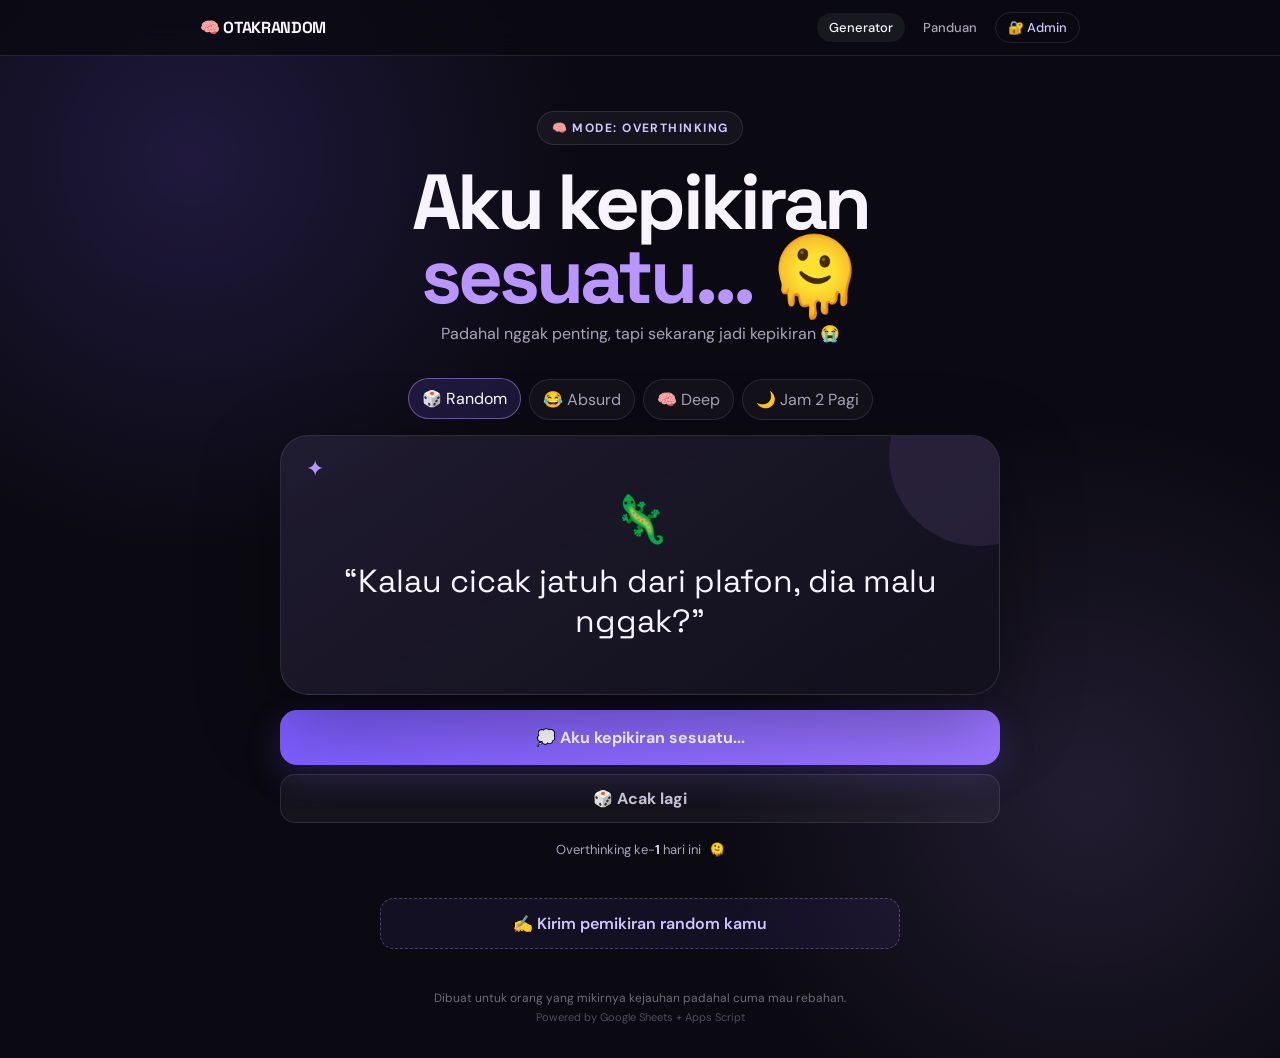
<file: index.html>
<!DOCTYPE html>
<html lang="id">
<head>
  <meta charset="UTF-8">
  <meta name="viewport" content="width=device-width, initial-scale=1.0">
  <title>Overthinking Generator 🫠</title>
  <meta name="description" content="Tempat lahirnya pikiran random. Nggak penting, tapi kepikiran.">
  <link rel="icon" type="image/svg+xml" href="favicon.svg">
  <link rel="icon" type="image/png" sizes="32x32" href="favicon-32.png">
  <link rel="icon" type="image/png" sizes="192x192" href="favicon-192.png">
  <link rel="shortcut icon" href="favicon.ico">
  <link rel="apple-touch-icon" href="favicon-192.png">
  <link rel="preconnect" href="https://fonts.googleapis.com">
  <link rel="preconnect" href="https://fonts.gstatic.com" crossorigin>
  <link href="https://fonts.googleapis.com/css2?family=DM+Sans:wght@400;500;700&family=Space+Grotesk:wght@500;700&display=swap" rel="stylesheet">
  <link rel="stylesheet" href="style.css">
</head>
<body>
  <!-- Header / Nav -->
  <header class="site-header">
    <div class="header-inner">
      <a href="index.html" class="logo">🧠 OTAKRANDOM</a>
      <nav class="nav-links">
        <a href="index.html" class="nav-link active">Generator</a>
        <a href="panduan.html" class="nav-link">Panduan</a>
        <button class="nav-link admin-btn" id="adminBtn">🔐 Admin</button>
      </nav>
    </div>
  </header>

  <main class="app" id="mainApp">
    <section class="hero">
      <div class="badge">🧠 MODE: OVERTHINKING</div>
      <h1>Aku kepikiran<br><span>sesuatu...</span> 🫠</h1>
      <p>Padahal nggak penting, tapi sekarang jadi kepikiran 😭</p>
    </section>

    <section class="generator">
      <div class="category-row">
        <button class="category active" data-category="random">🎲 Random</button>
        <button class="category" data-category="absurd">😂 Absurd</button>
        <button class="category" data-category="deep">🧠 Deep</button>
        <button class="category" data-category="night">🌙 Jam 2 Pagi</button>
      </div>

      <div class="thought-card" id="thoughtCard">
        <div class="sparkle">✦</div>
        <div class="emoji" id="thoughtEmoji">💭</div>
        <p id="thought">Otakmu sudah siap mikir terlalu keras...</p>
      </div>

      <button class="main-btn" id="generateBtn">
        <span>💭</span> Aku kepikiran sesuatu...
      </button>

      <button class="again-btn" id="againBtn">🎲 Acak lagi</button>

      <div class="counter">
        <span>Overthinking ke-<b id="count">0</b> hari ini</span>
        <span class="global-stat" id="globalStat" hidden>• Total global: <b id="globalCount">0</b></span>
        <span>🫠</span>
      </div>
    </section>

    <!-- Form Submit -->
    <section class="submit-section" id="submitSection">
      <button class="toggle-submit" id="toggleSubmit">
        ✍️ Kirim pemikiran random kamu
      </button>

      <form class="submit-form" id="submitForm" hidden>
        <h3>Kirim pemikiranmu 🫠</h3>
        <p class="form-desc">Nanti di-review dulu biar nggak spam. Kalau lolos, bakal muncul di generator.</p>

        <div class="form-group">
          <label for="submitCategory">Kategori</label>
          <select id="submitCategory" required>
            <option value="random">🎲 Random</option>
            <option value="absurd">😂 Absurd</option>
            <option value="deep">🧠 Deep</option>
            <option value="night">🌙 Jam 2 Pagi</option>
          </select>
        </div>

        <div class="form-group">
          <label for="submitEmoji">Emoji (opsional)</label>
          <input type="text" id="submitEmoji" placeholder="💭" maxlength="4">
        </div>

        <div class="form-group">
          <label for="submitText">Pemikiranmu</label>
          <textarea id="submitText" rows="3" placeholder="Contoh: Kenapa kita bilang 'sebentar' tapi bisa 2 jam?" required maxlength="280"></textarea>
          <div class="char-count"><span id="charCount">0</span>/280</div>
        </div>

        <button type="submit" class="submit-btn" id="submitBtn">
          Kirim 🚀
        </button>
        <p class="form-status" id="formStatus"></p>
      </form>
    </section>

    <footer>
      Dibuat untuk orang yang mikirnya kejauhan padahal cuma mau rebahan.<br>
      <span class="powered">Powered by Google Sheets + Apps Script</span>
    </footer>
  </main>

  <!-- ========== ADMIN PANEL ========== -->
  <div id="adminPanel" class="admin-panel" hidden>
    <div class="admin-overlay"></div>
    <div class="admin-modal">
      <!-- Login -->
      <div id="adminLoginView">
        <h2>🔐 Admin Login</h2>
        <p class="form-desc">Masukkan password untuk mengelola database.</p>
        <div class="form-group">
          <input type="password" id="adminPassword" placeholder="Password admin" autocomplete="current-password">
        </div>
        <button class="submit-btn" id="adminLoginBtn">Masuk</button>
        <p class="form-status" id="adminLoginStatus"></p>
        <button class="text-btn" id="adminCloseLogin">← Kembali</button>
      </div>

      <!-- Dashboard -->
      <div id="adminDashView" hidden>
        <div class="admin-header">
          <h2>🛠️ Admin Panel</h2>
          <button class="text-btn" id="adminLogout">Logout</button>
        </div>

        <div class="admin-stats" id="adminStatsBox">
          <div class="stat-card"><span class="stat-num" id="statThoughts">–</span><span class="stat-label">Thoughts</span></div>
          <div class="stat-card"><span class="stat-num" id="statPending">–</span><span class="stat-label">Pending</span></div>
          <div class="stat-card"><span class="stat-num" id="statGenerates">–</span><span class="stat-label">Generates</span></div>
        </div>

        <div class="admin-tabs">
          <button class="admin-tab active" data-tab="thoughts">📝 Thoughts</button>
          <button class="admin-tab" data-tab="submissions">📥 Submissions</button>
          <button class="admin-tab" data-tab="add">➕ Tambah</button>
        </div>

        <!-- Thoughts list -->
        <div class="admin-tab-content" id="tab-thoughts">
          <div class="admin-toolbar">
            <input type="text" id="filterThoughts" placeholder="Cari teks / kategori...">
            <select id="filterStatus">
              <option value="">Semua status</option>
              <option value="Approved">Approved</option>
              <option value="Draft">Draft</option>
              <option value="Hidden">Hidden</option>
            </select>
            <button class="small-btn" id="refreshThoughts">🔄 Refresh</button>
          </div>
          <div class="admin-table-wrap">
            <table class="admin-table" id="thoughtsTable">
              <thead>
                <tr>
                  <th>ID</th>
                  <th>Cat</th>
                  <th>Emoji</th>
                  <th>Teks</th>
                  <th>Status</th>
                  <th>Aksi</th>
                </tr>
              </thead>
              <tbody></tbody>
            </table>
          </div>
        </div>

        <!-- Submissions list -->
        <div class="admin-tab-content" id="tab-submissions" hidden>
          <div class="admin-toolbar">
            <button class="small-btn" id="refreshSubs">🔄 Refresh</button>
          </div>
          <div class="admin-table-wrap">
            <table class="admin-table" id="subsTable">
              <thead>
                <tr>
                  <th>ID</th>
                  <th>Waktu</th>
                  <th>Cat</th>
                  <th>Emoji</th>
                  <th>Teks</th>
                  <th>Status</th>
                  <th>Aksi</th>
                </tr>
              </thead>
              <tbody></tbody>
            </table>
          </div>
        </div>

        <!-- Add new thought -->
        <div class="admin-tab-content" id="tab-add" hidden>
          <form id="addThoughtForm" class="admin-form">
            <div class="form-group">
              <label>Kategori</label>
              <select id="addCategory" required>
                <option value="random">🎲 Random</option>
                <option value="absurd">😂 Absurd</option>
                <option value="deep">🧠 Deep</option>
                <option value="night">🌙 Jam 2 Pagi</option>
              </select>
            </div>
            <div class="form-group">
              <label>Emoji</label>
              <input type="text" id="addEmoji" placeholder="💭" maxlength="4">
            </div>
            <div class="form-group">
              <label>Teks pemikiran</label>
              <textarea id="addText" rows="3" required maxlength="280"></textarea>
            </div>
            <div class="form-group">
              <label>Status</label>
              <select id="addStatus">
                <option value="Approved">Approved (langsung muncul)</option>
                <option value="Draft">Draft</option>
                <option value="Hidden">Hidden</option>
              </select>
            </div>
            <button type="submit" class="submit-btn">Simpan Thought</button>
            <p class="form-status" id="addStatusMsg"></p>
          </form>
        </div>
      </div>
    </div>
  </div>

  <!-- Edit modal -->
  <div id="editModal" class="edit-modal" hidden>
    <div class="edit-box">
      <h3>Edit Thought</h3>
      <input type="hidden" id="editRow">
      <div class="form-group">
        <label>Kategori</label>
        <select id="editCategory">
          <option value="random">random</option>
          <option value="absurd">absurd</option>
          <option value="deep">deep</option>
          <option value="night">night</option>
        </select>
      </div>
      <div class="form-group">
        <label>Emoji</label>
        <input type="text" id="editEmoji" maxlength="4">
      </div>
      <div class="form-group">
        <label>Teks</label>
        <textarea id="editText" rows="3" maxlength="280"></textarea>
      </div>
      <div class="form-group">
        <label>Status</label>
        <select id="editStatus">
          <option value="Approved">Approved</option>
          <option value="Draft">Draft</option>
          <option value="Hidden">Hidden</option>
        </select>
      </div>
      <div class="edit-actions">
        <button class="submit-btn" id="saveEditBtn">Simpan</button>
        <button class="text-btn" id="cancelEditBtn">Batal</button>
      </div>
      <p class="form-status" id="editStatusMsg"></p>
    </div>
  </div>

  <script src="script.js"></script>
</body>
</html>
</file>
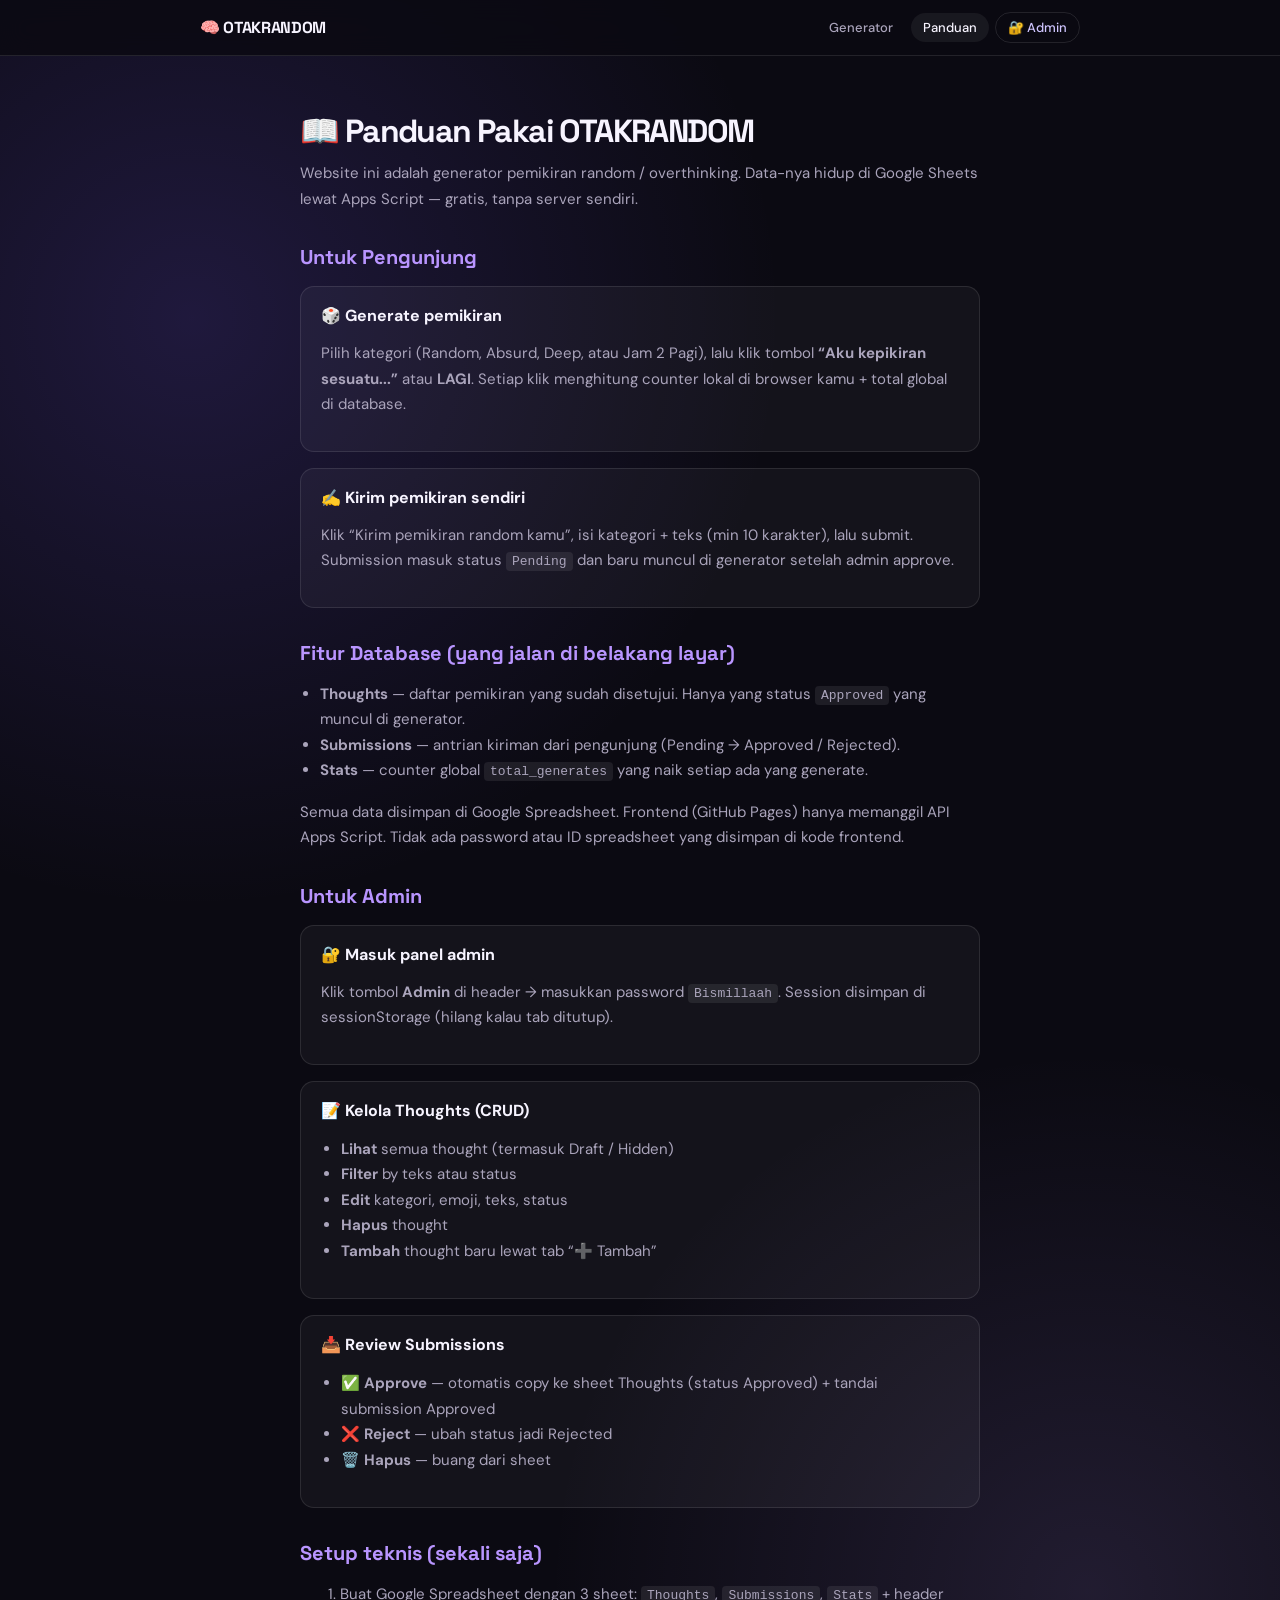
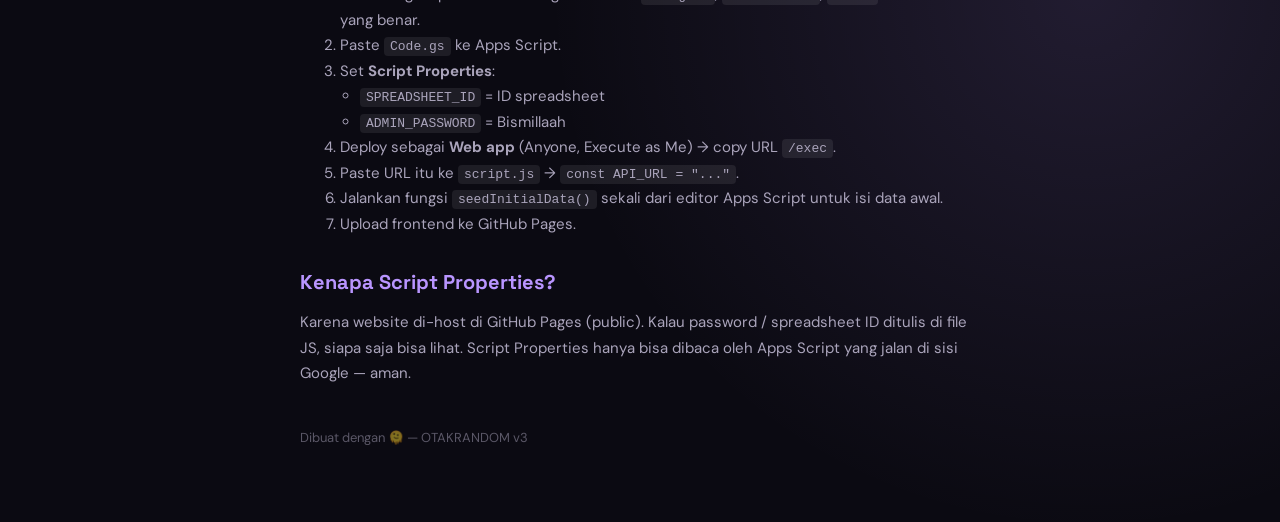
<file: panduan.html>
<!DOCTYPE html>
<html lang="id">
<head>
  <meta charset="UTF-8">
  <meta name="viewport" content="width=device-width, initial-scale=1.0">
  <title>Panduan – OTAKRANDOM</title>
  <link rel="icon" type="image/svg+xml" href="favicon.svg">
  <link rel="icon" type="image/png" sizes="32x32" href="favicon-32.png">
  <link rel="shortcut icon" href="favicon.ico">
  <link rel="preconnect" href="https://fonts.googleapis.com">
  <link rel="preconnect" href="https://fonts.gstatic.com" crossorigin>
  <link href="https://fonts.googleapis.com/css2?family=DM+Sans:wght@400;500;700&family=Space+Grotesk:wght@500;700&display=swap" rel="stylesheet">
  <link rel="stylesheet" href="style.css">
</head>
<body>
  <header class="site-header">
    <div class="header-inner">
      <a href="index.html" class="logo">🧠 OTAKRANDOM</a>
      <nav class="nav-links">
        <a href="index.html" class="nav-link">Generator</a>
        <a href="panduan.html" class="nav-link active">Panduan</a>
        <button class="nav-link admin-btn" onclick="location.href='index.html#admin'">🔐 Admin</button>
      </nav>
    </div>
  </header>

  <div class="guide-page">
    <h1>📖 Panduan Pakai OTAKRANDOM</h1>
    <p>Website ini adalah generator pemikiran random / overthinking. Data-nya hidup di Google Sheets lewat Apps Script — gratis, tanpa server sendiri.</p>

    <h2>Untuk Pengunjung</h2>
    <div class="guide-card">
      <h3>🎲 Generate pemikiran</h3>
      <p>Pilih kategori (Random, Absurd, Deep, atau Jam 2 Pagi), lalu klik tombol <strong>“Aku kepikiran sesuatu...”</strong> atau <strong>LAGI</strong>. Setiap klik menghitung counter lokal di browser kamu + total global di database.</p>
    </div>
    <div class="guide-card">
      <h3>✍️ Kirim pemikiran sendiri</h3>
      <p>Klik “Kirim pemikiran random kamu”, isi kategori + teks (min 10 karakter), lalu submit. Submission masuk status <code>Pending</code> dan baru muncul di generator setelah admin approve.</p>
    </div>

    <h2>Fitur Database (yang jalan di belakang layar)</h2>
    <ul>
      <li><strong>Thoughts</strong> — daftar pemikiran yang sudah disetujui. Hanya yang status <code>Approved</code> yang muncul di generator.</li>
      <li><strong>Submissions</strong> — antrian kiriman dari pengunjung (Pending → Approved / Rejected).</li>
      <li><strong>Stats</strong> — counter global <code>total_generates</code> yang naik setiap ada yang generate.</li>
    </ul>
    <p>Semua data disimpan di Google Spreadsheet. Frontend (GitHub Pages) hanya memanggil API Apps Script. Tidak ada password atau ID spreadsheet yang disimpan di kode frontend.</p>

    <h2>Untuk Admin</h2>
    <div class="guide-card">
      <h3>🔐 Masuk panel admin</h3>
      <p>Klik tombol <strong>Admin</strong> di header → masukkan password <code>Bismillaah</code>. Session disimpan di sessionStorage (hilang kalau tab ditutup).</p>
    </div>
    <div class="guide-card">
      <h3>📝 Kelola Thoughts (CRUD)</h3>
      <ul>
        <li><strong>Lihat</strong> semua thought (termasuk Draft / Hidden)</li>
        <li><strong>Filter</strong> by teks atau status</li>
        <li><strong>Edit</strong> kategori, emoji, teks, status</li>
        <li><strong>Hapus</strong> thought</li>
        <li><strong>Tambah</strong> thought baru lewat tab “➕ Tambah”</li>
      </ul>
    </div>
    <div class="guide-card">
      <h3>📥 Review Submissions</h3>
      <ul>
        <li><strong>✅ Approve</strong> — otomatis copy ke sheet Thoughts (status Approved) + tandai submission Approved</li>
        <li><strong>❌ Reject</strong> — ubah status jadi Rejected</li>
        <li><strong>🗑️ Hapus</strong> — buang dari sheet</li>
      </ul>
    </div>

    <h2>Setup teknis (sekali saja)</h2>
    <ol>
      <li>Buat Google Spreadsheet dengan 3 sheet: <code>Thoughts</code>, <code>Submissions</code>, <code>Stats</code> + header yang benar.</li>
      <li>Paste <code>Code.gs</code> ke Apps Script.</li>
      <li>Set <strong>Script Properties</strong>:
        <ul>
          <li><code>SPREADSHEET_ID</code> = ID spreadsheet</li>
          <li><code>ADMIN_PASSWORD</code> = Bismillaah</li>
        </ul>
      </li>
      <li>Deploy sebagai <strong>Web app</strong> (Anyone, Execute as Me) → copy URL <code>/exec</code>.</li>
      <li>Paste URL itu ke <code>script.js</code> → <code>const API_URL = "..."</code>.</li>
      <li>Jalankan fungsi <code>seedInitialData()</code> sekali dari editor Apps Script untuk isi data awal.</li>
      <li>Upload frontend ke GitHub Pages.</li>
    </ol>

    <h2>Kenapa Script Properties?</h2>
    <p>Karena website di-host di GitHub Pages (public). Kalau password / spreadsheet ID ditulis di file JS, siapa saja bisa lihat. Script Properties hanya bisa dibaca oleh Apps Script yang jalan di sisi Google — aman.</p>

    <p style="margin-top:40px; opacity:.5; font-size:13px;">Dibuat dengan 🫠 — OTAKRANDOM v3</p>
  </div>
</body>
</html>
</file>
<file: style.css>
* {
  box-sizing: border-box;
}

:root {
  --bg: #0b0a12;
  --card: rgba(25, 22, 38, 0.82);
  --text: #f7f4ff;
  --muted: #aaa4bb;
  --accent: #b995ff;
  --accent-2: #7c5cff;
  --border: rgba(255,255,255,.10);
  --success: #4ade80;
  --error: #f87171;
}

body {
  margin: 0;
  min-height: 100vh;
  color: var(--text);
  font-family: "DM Sans", sans-serif;
  background:
    radial-gradient(circle at 15% 15%, rgba(124,92,255,.18), transparent 28%),
    radial-gradient(circle at 85% 75%, rgba(185,149,255,.13), transparent 28%),
    var(--bg);
  display: grid;
  place-items: center;
  overflow-x: hidden;
}

body::before {
  content: "";
  position: fixed;
  inset: 0;
  pointer-events: none;
  opacity: .22;
  background-image: radial-gradient(rgba(255,255,255,.5) .6px, transparent .6px);
  background-size: 22px 22px;
}

.app {
  width: min(920px, 92%);
  padding: 55px 0 30px;
  text-align: center;
}

.hero .badge {
  display: inline-block;
  padding: 8px 14px;
  border: 1px solid var(--border);
  border-radius: 999px;
  color: #cfc5ff;
  background: rgba(255,255,255,.045);
  font-size: 12px;
  font-weight: 700;
  letter-spacing: .12em;
}

h1 {
  margin: 20px 0 10px;
  font-family: "Space Grotesk", sans-serif;
  font-size: clamp(42px, 8vw, 78px);
  line-height: .95;
  letter-spacing: -.05em;
}

h1 span {
  color: var(--accent);
}

.hero p {
  margin: 0 auto;
  max-width: 560px;
  color: var(--muted);
  font-size: 16px;
}

.generator {
  margin: 35px auto 0;
  max-width: 720px;
}

.category-row {
  display: flex;
  gap: 8px;
  justify-content: center;
  flex-wrap: wrap;
  margin-bottom: 15px;
}

.category {
  border: 1px solid var(--border);
  color: var(--muted);
  background: rgba(255,255,255,.035);
  border-radius: 999px;
  padding: 9px 13px;
  cursor: pointer;
  transition: .2s ease;
  font: inherit;
}

.category:hover, .category.active {
  color: white;
  border-color: rgba(185,149,255,.5);
  background: rgba(124,92,255,.16);
  transform: translateY(-1px);
}

.thought-card {
  position: relative;
  min-height: 260px;
  display: grid;
  place-items: center;
  align-content: center;
  gap: 12px;
  padding: 38px 35px;
  border: 1px solid var(--border);
  border-radius: 28px;
  background: linear-gradient(145deg, rgba(33,29,51,.92), rgba(18,16,28,.88));
  box-shadow: 0 25px 80px rgba(0,0,0,.35);
  overflow: hidden;
}

.thought-card::after {
  content: "";
  position: absolute;
  width: 180px;
  height: 180px;
  right: -70px;
  top: -70px;
  border-radius: 50%;
  background: rgba(185,149,255,.10);
}

.sparkle {
  position: absolute;
  top: 18px;
  left: 25px;
  color: var(--accent);
  font-size: 22px;
}

.emoji {
  font-size: 46px;
  position: relative;
  z-index: 1;
}

.thought-card p {
  position: relative;
  z-index: 1;
  margin: 0;
  max-width: 610px;
  font-family: "Space Grotesk", sans-serif;
  font-size: clamp(22px, 4vw, 32px);
  line-height: 1.25;
  transition: opacity .25s ease, transform .25s ease;
}

.thought-card.revealing p {
  opacity: 0;
  transform: translateY(6px);
}

.main-btn, .again-btn {
  width: 100%;
  border: 0;
  cursor: pointer;
  font: inherit;
  font-weight: 700;
  transition: .2s ease;
}

.main-btn {
  margin-top: 15px;
  padding: 17px 20px;
  border-radius: 17px;
  color: white;
  background: linear-gradient(135deg, var(--accent-2), #9b75ff);
  box-shadow: 0 12px 35px rgba(124,92,255,.22);
}

.main-btn:hover {
  transform: translateY(-2px);
  box-shadow: 0 16px 42px rgba(124,92,255,.30);
}

.main-btn:disabled {
  opacity: .6;
  cursor: not-allowed;
  transform: none;
}

.again-btn {
  margin-top: 9px;
  padding: 13px;
  border-radius: 15px;
  color: #c9c1d7;
  background: rgba(255,255,255,.045);
  border: 1px solid var(--border);
}

.again-btn:hover {
  background: rgba(255,255,255,.08);
  color: white;
}

.counter {
  margin-top: 18px;
  display: flex;
  justify-content: center;
  align-items: center;
  gap: 8px;
  color: var(--muted);
  font-size: 13px;
  flex-wrap: wrap;
}

.counter b {
  color: #ded5ef;
}

.global-stat {
  opacity: .85;
}

/* ===== Submit Section ===== */
.submit-section {
  margin: 40px auto 0;
  max-width: 520px;
}

.toggle-submit {
  width: 100%;
  padding: 14px 20px;
  border-radius: 14px;
  border: 1px dashed rgba(185,149,255,.35);
  background: rgba(124,92,255,.08);
  color: #cfc5ff;
  font: inherit;
  font-weight: 600;
  cursor: pointer;
  transition: .2s ease;
}

.toggle-submit:hover {
  background: rgba(124,92,255,.15);
  border-color: rgba(185,149,255,.55);
}

.submit-form {
  margin-top: 16px;
  padding: 28px 24px;
  border: 1px solid var(--border);
  border-radius: 22px;
  background: linear-gradient(145deg, rgba(33,29,51,.92), rgba(18,16,28,.88));
  text-align: left;
}

.submit-form h3 {
  margin: 0 0 6px;
  font-family: "Space Grotesk", sans-serif;
  font-size: 20px;
  text-align: center;
}

.form-desc {
  margin: 0 0 20px;
  color: var(--muted);
  font-size: 13px;
  text-align: center;
  line-height: 1.4;
}

.form-group {
  margin-bottom: 16px;
}

.form-group label {
  display: block;
  margin-bottom: 6px;
  font-size: 13px;
  font-weight: 600;
  color: #cfc5ff;
}

.form-group select,
.form-group input,
.form-group textarea {
  width: 100%;
  padding: 12px 14px;
  border-radius: 12px;
  border: 1px solid var(--border);
  background: rgba(255,255,255,.05);
  color: var(--text);
  font: inherit;
  font-size: 15px;
  outline: none;
  transition: border-color .2s;
}

.form-group select:focus,
.form-group input:focus,
.form-group textarea:focus {
  border-color: rgba(185,149,255,.55);
}

.form-group textarea {
  resize: vertical;
  min-height: 80px;
}

.char-count {
  text-align: right;
  font-size: 12px;
  color: var(--muted);
  margin-top: 4px;
}

.submit-btn {
  width: 100%;
  margin-top: 8px;
  padding: 14px;
  border: 0;
  border-radius: 14px;
  background: linear-gradient(135deg, var(--accent-2), #9b75ff);
  color: white;
  font: inherit;
  font-weight: 700;
  cursor: pointer;
  transition: .2s ease;
}

.submit-btn:hover {
  transform: translateY(-1px);
  box-shadow: 0 10px 28px rgba(124,92,255,.25);
}

.submit-btn:disabled {
  opacity: .55;
  cursor: not-allowed;
  transform: none;
}

.form-status {
  margin: 12px 0 0;
  text-align: center;
  font-size: 13px;
  min-height: 20px;
}

.form-status.success {
  color: var(--success);
}

.form-status.error {
  color: var(--error);
}

footer {
  margin-top: 40px;
  color: #6f6a79;
  font-size: 12px;
  line-height: 1.6;
}

.powered {
  opacity: .7;
  font-size: 11px;
}

.pop {
  animation: pop .38s ease;
}

@keyframes pop {
  0% { transform: scale(.96); opacity: .4; }
  60% { transform: scale(1.02); opacity: 1; }
  100% { transform: scale(1); }
}

@media (max-width: 600px) {
  .app { padding-top: 35px; }
  .thought-card { min-height: 285px; padding: 30px 22px; }
  .hero p { font-size: 14px; }
  .submit-form { padding: 22px 18px; }
}

/* ========== Header ========== */
.site-header {
  position: fixed;
  top: 0;
  left: 0;
  right: 0;
  z-index: 100;
  background: rgba(11, 10, 18, 0.85);
  backdrop-filter: blur(12px);
  border-bottom: 1px solid var(--border);
}
.header-inner {
  max-width: 920px;
  margin: 0 auto;
  padding: 12px 20px;
  display: flex;
  align-items: center;
  justify-content: space-between;
}
.logo {
  font-family: "Space Grotesk", sans-serif;
  font-weight: 700;
  font-size: 16px;
  color: var(--text);
  text-decoration: none;
  letter-spacing: -0.02em;
}
.nav-links {
  display: flex;
  gap: 6px;
  align-items: center;
}
.nav-link {
  border: none;
  background: transparent;
  color: var(--muted);
  font: inherit;
  font-size: 13px;
  font-weight: 500;
  padding: 6px 12px;
  border-radius: 999px;
  cursor: pointer;
  text-decoration: none;
  transition: .2s;
}
.nav-link:hover,
.nav-link.active {
  color: var(--text);
  background: rgba(255,255,255,.06);
}
.admin-btn {
  border: 1px solid var(--border) !important;
  color: #cfc5ff !important;
}
.admin-btn:hover {
  background: rgba(185,149,255,.15) !important;
}

body {
  padding-top: 56px;
}

/* ========== Admin Panel ========== */
.admin-panel {
  position: fixed;
  inset: 0;
  z-index: 200;
  display: flex;
  align-items: center;
  justify-content: center;
  padding: 20px;
}
.admin-panel[hidden] { display: none !important; }
.admin-overlay {
  position: absolute;
  inset: 0;
  background: rgba(0,0,0,.65);
  backdrop-filter: blur(4px);
}
.admin-modal {
  position: relative;
  background: #16141f;
  border: 1px solid var(--border);
  border-radius: 20px;
  width: min(860px, 96vw);
  max-height: 90vh;
  overflow-y: auto;
  padding: 28px 24px;
  box-shadow: 0 24px 80px rgba(0,0,0,.5);
}
.admin-modal h2 {
  margin: 0 0 8px;
  font-family: "Space Grotesk", sans-serif;
  font-size: 22px;
}
.admin-header {
  display: flex;
  justify-content: space-between;
  align-items: center;
  margin-bottom: 18px;
}
.admin-stats {
  display: flex;
  gap: 12px;
  margin-bottom: 20px;
  flex-wrap: wrap;
}
.stat-card {
  flex: 1;
  min-width: 100px;
  background: rgba(255,255,255,.04);
  border: 1px solid var(--border);
  border-radius: 14px;
  padding: 14px;
  text-align: center;
}
.stat-num {
  display: block;
  font-family: "Space Grotesk", sans-serif;
  font-size: 28px;
  font-weight: 700;
  color: var(--accent);
}
.stat-label {
  font-size: 12px;
  color: var(--muted);
}
.admin-tabs {
  display: flex;
  gap: 6px;
  margin-bottom: 16px;
  flex-wrap: wrap;
}
.admin-tab {
  border: 1px solid var(--border);
  background: rgba(255,255,255,.03);
  color: var(--muted);
  border-radius: 999px;
  padding: 8px 14px;
  font: inherit;
  font-size: 13px;
  cursor: pointer;
  transition: .2s;
}
.admin-tab.active,
.admin-tab:hover {
  background: rgba(185,149,255,.18);
  color: var(--text);
  border-color: rgba(185,149,255,.35);
}
.admin-toolbar {
  display: flex;
  gap: 8px;
  margin-bottom: 12px;
  flex-wrap: wrap;
}
.admin-toolbar input,
.admin-toolbar select {
  background: rgba(255,255,255,.05);
  border: 1px solid var(--border);
  border-radius: 10px;
  color: var(--text);
  padding: 8px 12px;
  font: inherit;
  font-size: 13px;
  flex: 1;
  min-width: 120px;
}
.small-btn {
  border: 1px solid var(--border);
  background: rgba(255,255,255,.05);
  color: var(--text);
  border-radius: 10px;
  padding: 8px 12px;
  font: inherit;
  font-size: 13px;
  cursor: pointer;
}
.admin-table-wrap {
  overflow-x: auto;
  border-radius: 12px;
  border: 1px solid var(--border);
}
.admin-table {
  width: 100%;
  border-collapse: collapse;
  font-size: 13px;
}
.admin-table th {
  text-align: left;
  padding: 10px 12px;
  background: rgba(255,255,255,.04);
  color: var(--muted);
  font-weight: 600;
  white-space: nowrap;
}
.admin-table td {
  padding: 10px 12px;
  border-top: 1px solid var(--border);
  vertical-align: top;
}
.text-cell {
  max-width: 280px;
  word-break: break-word;
}
.time-cell {
  white-space: nowrap;
  font-size: 12px;
  color: var(--muted);
}
.badge-cat {
  display: inline-block;
  padding: 2px 8px;
  border-radius: 6px;
  background: rgba(124,92,255,.2);
  font-size: 11px;
  text-transform: uppercase;
}
.badge-status {
  display: inline-block;
  padding: 2px 8px;
  border-radius: 6px;
  font-size: 11px;
  font-weight: 600;
}
.status-approved { background: rgba(74,222,128,.18); color: #4ade80; }
.status-pending  { background: rgba(250,204,21,.18); color: #facc15; }
.status-rejected { background: rgba(248,113,113,.18); color: #f87171; }
.status-draft,
.status-hidden   { background: rgba(255,255,255,.08); color: var(--muted); }
.actions-cell {
  white-space: nowrap;
}
.icon-btn {
  border: none;
  background: rgba(255,255,255,.06);
  border-radius: 8px;
  padding: 4px 8px;
  cursor: pointer;
  font-size: 14px;
  margin: 1px;
  transition: .15s;
}
.icon-btn:hover { background: rgba(255,255,255,.12); }
.icon-btn.ok:hover { background: rgba(74,222,128,.2); }

.text-btn {
  background: none;
  border: none;
  color: var(--muted);
  font: inherit;
  font-size: 13px;
  cursor: pointer;
  padding: 8px 0;
  margin-top: 10px;
}
.text-btn:hover { color: var(--text); }

.admin-form .form-group { margin-bottom: 14px; }
.admin-form label {
  display: block;
  font-size: 12px;
  color: var(--muted);
  margin-bottom: 4px;
}
.admin-form input,
.admin-form select,
.admin-form textarea {
  width: 100%;
  background: rgba(255,255,255,.05);
  border: 1px solid var(--border);
  border-radius: 10px;
  color: var(--text);
  padding: 10px 12px;
  font: inherit;
}

/* Edit modal */
.edit-modal {
  position: fixed;
  inset: 0;
  z-index: 300;
  display: flex;
  align-items: center;
  justify-content: center;
  background: rgba(0,0,0,.6);
  padding: 20px;
}
.edit-modal[hidden] { display: none !important; }
.edit-box {
  background: #1a1724;
  border: 1px solid var(--border);
  border-radius: 16px;
  padding: 24px;
  width: min(420px, 94vw);
}
.edit-box h3 { margin: 0 0 16px; }
.edit-actions {
  display: flex;
  gap: 12px;
  margin-top: 12px;
}

/* Panduan page */
.guide-page {
  max-width: 720px;
  margin: 0 auto;
  padding: 40px 20px 60px;
  text-align: left;
}
.guide-page h1 {
  font-family: "Space Grotesk", sans-serif;
  font-size: 32px;
  margin-bottom: 8px;
}
.guide-page h2 {
  font-family: "Space Grotesk", sans-serif;
  font-size: 20px;
  margin-top: 32px;
  margin-bottom: 10px;
  color: var(--accent);
}
.guide-page p, .guide-page li {
  color: var(--muted);
  line-height: 1.7;
  font-size: 15px;
}
.guide-page ul { padding-left: 20px; }
.guide-page code {
  background: rgba(255,255,255,.08);
  padding: 2px 6px;
  border-radius: 4px;
  font-size: 13px;
}
.guide-card {
  background: rgba(255,255,255,.04);
  border: 1px solid var(--border);
  border-radius: 14px;
  padding: 18px 20px;
  margin: 16px 0;
}
.guide-card h3 {
  margin: 0 0 8px;
  font-size: 16px;
}

@media (max-width: 600px) {
  .admin-modal { padding: 20px 14px; }
  .text-cell { max-width: 160px; }
  .admin-stats { gap: 8px; }
  .stat-num { font-size: 22px; }
}
</file>
